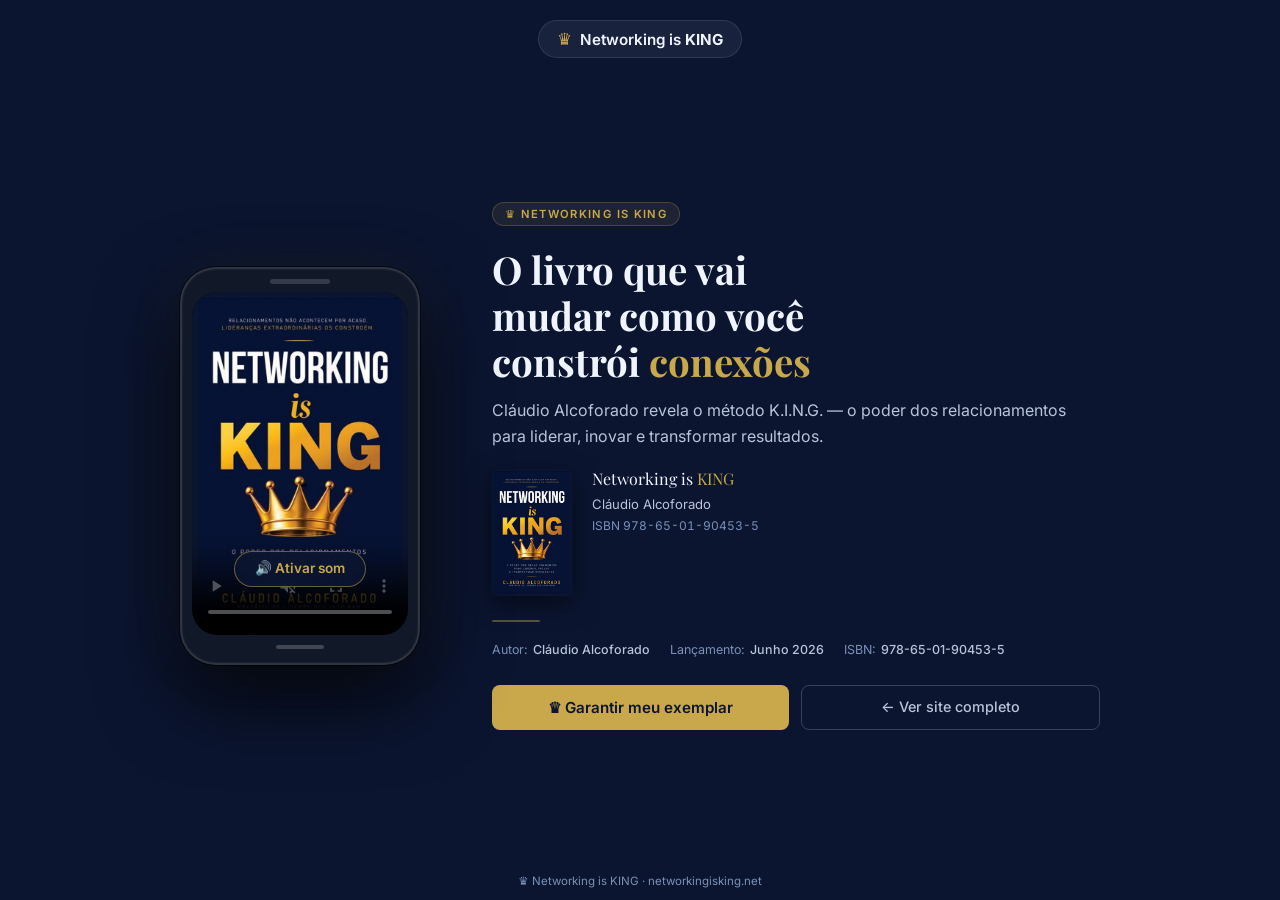
<file: video/index.html>
<!DOCTYPE html>
<html lang="pt-BR">
<head>
  <meta charset="UTF-8" />
  <meta name="viewport" content="width=device-width, initial-scale=1.0, viewport-fit=cover" />
  <title>Networking is KING — Cláudio Alcoforado</title>
  <meta name="description" content="Assista ao vídeo de apresentação do livro Networking is KING de Cláudio Alcoforado." />
  <link rel="icon" type="image/png" href="../img/favicon.png" />
  <meta property="og:title" content="Networking is KING — Cláudio Alcoforado" />
  <meta property="og:description" content="Assista ao vídeo de apresentação do livro." />
  <meta property="og:image" content="https://networkingisking.net/img/book-cover.jpg?v=20261029" />
  <link rel="preconnect" href="https://fonts.googleapis.com">
  <link rel="preconnect" href="https://fonts.gstatic.com" crossorigin>
  <link href="https://fonts.googleapis.com/css2?family=Playfair+Display:wght@700&family=Inter:wght@400;500;600&display=swap" rel="stylesheet">
  <style>
    *, *::before, *::after { box-sizing: border-box; margin: 0; padding: 0; }

    :root {
      --navy:   #0b1530;
      --navy-2: #0f1e40;
      --navy-3: #142040;
      --gold:   #c9a84c;
      --gold-l: #e2c06a;
      --text-1: #f0f4ff;
      --text-2: #b8c4d8;
      --text-3: #7a90b8;
    }

    html, body {
      min-height: 100%;
      background: var(--navy);
      color: var(--text-1);
      font-family: 'Inter', system-ui, sans-serif;
      -webkit-font-smoothing: antialiased;
    }

    body {
      display: flex;
      flex-direction: column;
      min-height: 100dvh;
    }

    /* ── Header ── */
    .site-header {
      width: 100%;
      padding: env(safe-area-inset-top, 0px) 24px 0;
      display: flex;
      align-items: center;
      justify-content: center;
      padding-top: max(env(safe-area-inset-top, 0px), 20px);
      padding-bottom: 16px;
    }

    .logo {
      display: inline-flex;
      align-items: center;
      gap: 8px;
      text-decoration: none;
      color: var(--text-1);
      font-size: 0.95rem;
      font-weight: 600;
      background: rgba(255,255,255,0.06);
      border: 1px solid rgba(255,255,255,0.1);
      padding: 8px 18px;
      border-radius: 999px;
      transition: background 0.2s;
    }
    .logo:hover { background: rgba(255,255,255,0.1); }
    .logo .crown { color: var(--gold); font-size: 1.05rem; }

    /* ── Main layout ── */
    main {
      flex: 1;
      display: flex;
      align-items: center;
      justify-content: center;
      padding: 24px 16px 32px;
    }

    /* Mobile: single column */
    .page-grid {
      width: 100%;
      max-width: 480px;
      display: flex;
      flex-direction: column;
      gap: 24px;
    }

    /* ── Phone frame (wraps video) ── */
    .phone-wrap {
      display: flex;
      justify-content: center;
    }

    .phone-frame {
      width: 100%;
      max-width: 360px;
      background: #111827;
      border-radius: 36px;
      border: 2px solid rgba(255,255,255,0.12);
      padding: 10px 10px 14px;
      box-shadow:
        0 32px 80px rgba(0,0,0,0.8),
        0 0 0 1px rgba(0,0,0,0.6),
        inset 0 0 0 1px rgba(255,255,255,0.04),
        0 0 60px rgba(201,168,76,0.07);
      position: relative;
    }

    /* notch indicator */
    .phone-frame::before {
      content: '';
      display: block;
      width: 60px;
      height: 5px;
      background: rgba(255,255,255,0.15);
      border-radius: 999px;
      margin: 0 auto 8px;
    }

    .phone-screen {
      border-radius: 26px;
      overflow: hidden;
      background: #000;
      position: relative;
    }

    video {
      width: 100%;
      display: block;
    }

    /* unmute overlay */
    .unmute-btn {
      position: absolute;
      bottom: 48px;
      left: 50%;
      transform: translateX(-50%);
      background: rgba(11,21,48,0.88);
      border: 1px solid rgba(201,168,76,0.5);
      color: var(--gold);
      font: 600 0.85rem/1 'Inter', sans-serif;
      padding: 10px 20px;
      border-radius: 999px;
      cursor: pointer;
      white-space: nowrap;
      transition: opacity 0.3s;
      backdrop-filter: blur(8px);
    }
    .unmute-btn.hidden { display: none; }

    /* home indicator */
    .phone-frame::after {
      content: '';
      display: block;
      width: 48px;
      height: 4px;
      background: rgba(255,255,255,0.2);
      border-radius: 999px;
      margin: 10px auto 0;
    }

    /* ── Info column ── */
    .info-col {
      display: flex;
      flex-direction: column;
      gap: 0;
    }

    .info-badge {
      display: inline-block;
      font-size: 0.7rem;
      font-weight: 600;
      letter-spacing: 0.12em;
      text-transform: uppercase;
      color: var(--gold);
      background: rgba(201,168,76,0.1);
      border: 1px solid rgba(201,168,76,0.25);
      padding: 4px 12px;
      border-radius: 999px;
      margin-bottom: 16px;
      align-self: flex-start;
    }

    .info-h1 {
      font-family: 'Playfair Display', serif;
      font-size: clamp(1.6rem, 6vw, 2.2rem);
      line-height: 1.2;
      margin-bottom: 10px;
    }

    .info-h1 .gold { color: var(--gold); }

    .info-sub {
      font-size: 0.9rem;
      color: var(--text-2);
      line-height: 1.6;
      margin-bottom: 24px;
    }

    /* book cover thumbnail — hidden on mobile, shown desktop */
    .book-thumb {
      display: none;
    }

    /* divider */
    .info-divider {
      width: 48px;
      height: 2px;
      background: var(--gold);
      opacity: 0.4;
      border-radius: 999px;
      margin-bottom: 20px;
    }

    /* meta facts */
    .info-facts {
      display: flex;
      flex-wrap: wrap;
      gap: 8px 20px;
      margin-bottom: 28px;
    }

    .info-fact {
      font-size: 0.78rem;
      color: var(--text-3);
      display: flex;
      align-items: center;
      gap: 5px;
    }

    .info-fact span { color: var(--text-2); font-weight: 500; }

    /* CTAs */
    .cta-row {
      display: flex;
      flex-direction: column;
      gap: 10px;
    }

    .btn-gold {
      display: flex;
      align-items: center;
      justify-content: center;
      gap: 8px;
      background: var(--gold);
      color: #0b1530;
      font: 600 0.95rem/1 'Inter', sans-serif;
      padding: 15px 24px;
      border-radius: 8px;
      text-decoration: none;
      transition: background 0.2s;
    }
    .btn-gold:hover { background: var(--gold-l); }

    .btn-outline {
      display: flex;
      align-items: center;
      justify-content: center;
      gap: 8px;
      background: transparent;
      color: var(--text-2);
      font: 500 0.9rem/1 'Inter', sans-serif;
      padding: 13px 24px;
      border-radius: 8px;
      border: 1px solid rgba(184,196,216,0.25);
      text-decoration: none;
      transition: color 0.2s, border-color 0.2s;
    }
    .btn-outline:hover { color: var(--text-1); border-color: rgba(184,196,216,0.5); }

    /* ── Footer ── */
    footer {
      padding: 16px 16px max(env(safe-area-inset-bottom, 0px), 12px);
      font-size: 0.72rem;
      color: var(--text-3);
      text-align: center;
    }

    /* ═══════════════════════════════════════════════
       DESKTOP layout (≥860px)
       Two columns: phone+video LEFT | info RIGHT
    ═══════════════════════════════════════════════ */
    @media (min-width: 860px) {
      main {
        padding: 24px 48px;
      }

      .page-grid {
        max-width: 920px;
        flex-direction: row;
        align-items: center;
        gap: 56px;
      }

      /* left column: phone frame width = 240px */
      .phone-wrap {
        flex: 0 0 auto;
      }

      .phone-frame {
        width: 240px;
        max-height: calc(100dvh - 160px);
        overflow: hidden;
      }

      /* video fills phone width, natural portrait height */
      video {
        width: 100%;
        height: auto;
      }

      /* right column: info */
      .info-col {
        flex: 1;
        min-width: 0;
      }

      .info-badge {
        margin-bottom: 20px;
      }

      .info-h1 {
        font-size: clamp(2rem, 3vw, 2.8rem);
        margin-bottom: 14px;
      }

      .info-sub {
        font-size: 1rem;
        margin-bottom: 20px;
      }

      /* book thumbnail visible on desktop */
      .book-thumb {
        display: flex;
        align-items: flex-start;
        gap: 20px;
        margin-bottom: 24px;
      }

      .book-thumb img {
        width: 80px;
        border-radius: 4px;
        box-shadow: 0 8px 24px rgba(0,0,0,0.5);
        flex-shrink: 0;
      }

      .book-thumb-info {
        display: flex;
        flex-direction: column;
        gap: 6px;
      }

      .book-thumb-title {
        font-family: 'Playfair Display', serif;
        font-size: 1rem;
        line-height: 1.3;
      }

      .book-thumb-title .gold { color: var(--gold); }

      .book-thumb-author {
        font-size: 0.82rem;
        color: var(--text-2);
      }

      .book-thumb-isbn {
        font-size: 0.75rem;
        color: var(--text-3);
        font-variant-numeric: tabular-nums;
      }

      .cta-row {
        flex-direction: row;
        gap: 12px;
      }

      .btn-gold, .btn-outline {
        flex: 1;
      }
    }

    @media (min-width: 1100px) {
      .page-grid {
        gap: 72px;
      }
    }
  </style>
</head>
<body>

  <header class="site-header">
    <a href="../" class="logo">
      <span class="crown">♛</span>
      <span>Networking is <strong>KING</strong></span>
    </a>
  </header>

  <main>
    <div class="page-grid">

      <!-- Coluna esquerda: vídeo em moldura de celular -->
      <div class="phone-wrap">
        <div class="phone-frame">
          <div class="phone-screen">
            <video
              id="vid"
              src="../img/video-networking-is-king.mp4"
              poster="../img/book-cover.jpg?v=20261029"
              controls
              playsinline
              autoplay
              muted
              preload="auto"
            ></video>
            <button class="unmute-btn" id="unmute-btn">🔊 Ativar som</button>
          </div>
        </div>
      </div>

      <!-- Coluna direita: informações -->
      <div class="info-col">
        <div class="info-badge">♛ Networking is KING</div>

        <h1 class="info-h1">O livro que vai<br>mudar como você<br>constrói <span class="gold">conexões</span></h1>

        <p class="info-sub">Cláudio Alcoforado revela o método K.I.N.G. — o poder dos relacionamentos para liderar, inovar e transformar resultados.</p>

        <!-- Book cover mini card (só desktop) -->
        <div class="book-thumb">
          <img src="../img/book-cover.jpg?v=20261029" alt="Capa do livro Networking is KING" />
          <div class="book-thumb-info">
            <div class="book-thumb-title">Networking is <span class="gold">KING</span></div>
            <div class="book-thumb-author">Cláudio Alcoforado</div>
            <div class="book-thumb-isbn">ISBN 978-65-01-90453-5</div>
          </div>
        </div>

        <div class="info-divider"></div>

        <div class="info-facts">
          <div class="info-fact">Autor: <span>Cláudio Alcoforado</span></div>
          <div class="info-fact">Lançamento: <span>Junho 2026</span></div>
          <div class="info-fact">ISBN: <span>978-65-01-90453-5</span></div>
        </div>

        <div class="cta-row">
          <a href="../#fale-com-autor" class="btn-gold">♛ Garantir meu exemplar</a>
          <a href="../" class="btn-outline">← Ver site completo</a>
        </div>
      </div>

    </div>
  </main>

  <footer>
    <p>♛ Networking is KING · networkingisking.net</p>
  </footer>

  <script>
    var vid = document.getElementById('vid');
    var btn = document.getElementById('unmute-btn');

    btn.addEventListener('click', function() {
      vid.muted = false;
      vid.play();
      btn.classList.add('hidden');
    });

    vid.addEventListener('play', function() {
      if (!vid.muted) btn.classList.add('hidden');
    });

    vid.addEventListener('volumechange', function() {
      if (!vid.muted) btn.classList.add('hidden');
    });
  </script>

</body>
</html>
</file>
